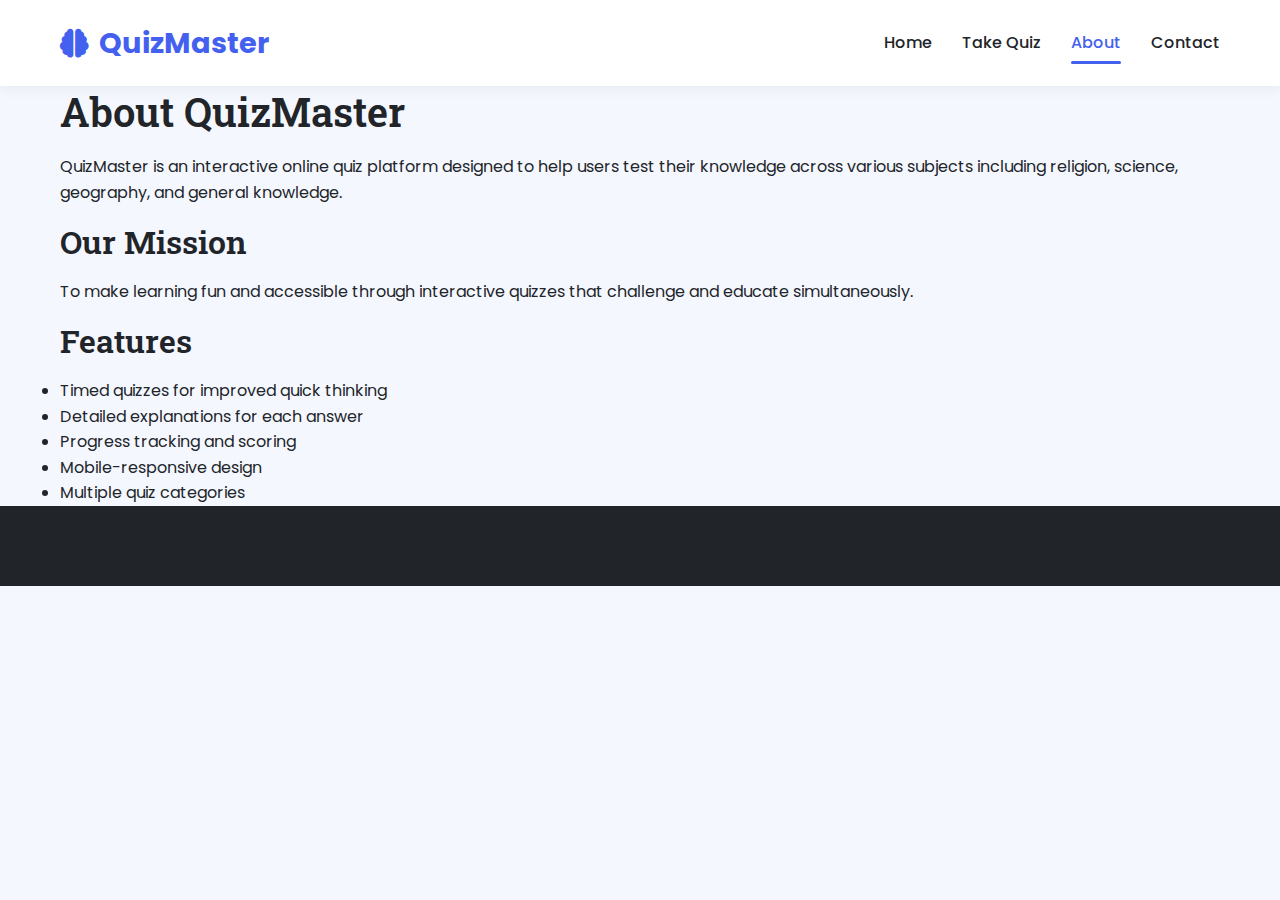
<file: about.html>
<!DOCTYPE html>
<html lang="en">
<head>
    <meta charset="UTF-8">
    <meta name="viewport" content="width=device-width, initial-scale=1.0">
    <title>About - QuizMaster</title>
    <link rel="stylesheet" href="css/style.css">
    <link rel="stylesheet" href="https://cdnjs.cloudflare.com/ajax/libs/font-awesome/6.4.0/css/all.min.css">
    <link href="https://fonts.googleapis.com/css2?family=Poppins:wght@300;400;500;600;700&family=Roboto+Slab:wght@400;500;600&display=swap" rel="stylesheet">
</head>
<body>
    <nav class="navbar">
        <div class="container">
            <a href="index.html" class="logo">
                <i class="fas fa-brain"></i> QuizMaster
            </a>
            <div class="nav-links">
                <a href="index.html">Home</a>
                <a href="Quiz.html">Take Quiz</a>
                <a href="about.html" class="active">About</a>
                <a href="contact.html">Contact</a>
            </div>
            <button class="menu-toggle">
                <i class="fas fa-bars"></i>
            </button>
        </div>
    </nav>

    <main class="container">
        <div class="page-content">
            <h1>About QuizMaster</h1>
            <p>QuizMaster is an interactive online quiz platform designed to help users test their knowledge across various subjects including religion, science, geography, and general knowledge.</p>
            
            <h2>Our Mission</h2>
            <p>To make learning fun and accessible through interactive quizzes that challenge and educate simultaneously.</p>
            
            <h2>Features</h2>
            <ul>
                <li>Timed quizzes for improved quick thinking</li>
                <li>Detailed explanations for each answer</li>
                <li>Progress tracking and scoring</li>
                <li>Mobile-responsive design</li>
                <li>Multiple quiz categories</li>
            </ul>
        </div>
    </main>

    <footer class="footer">
        <!-- Same footer as index.html -->
    </footer>
    
    <script src="js/script.js"></script>
</body>
</html>
</file>
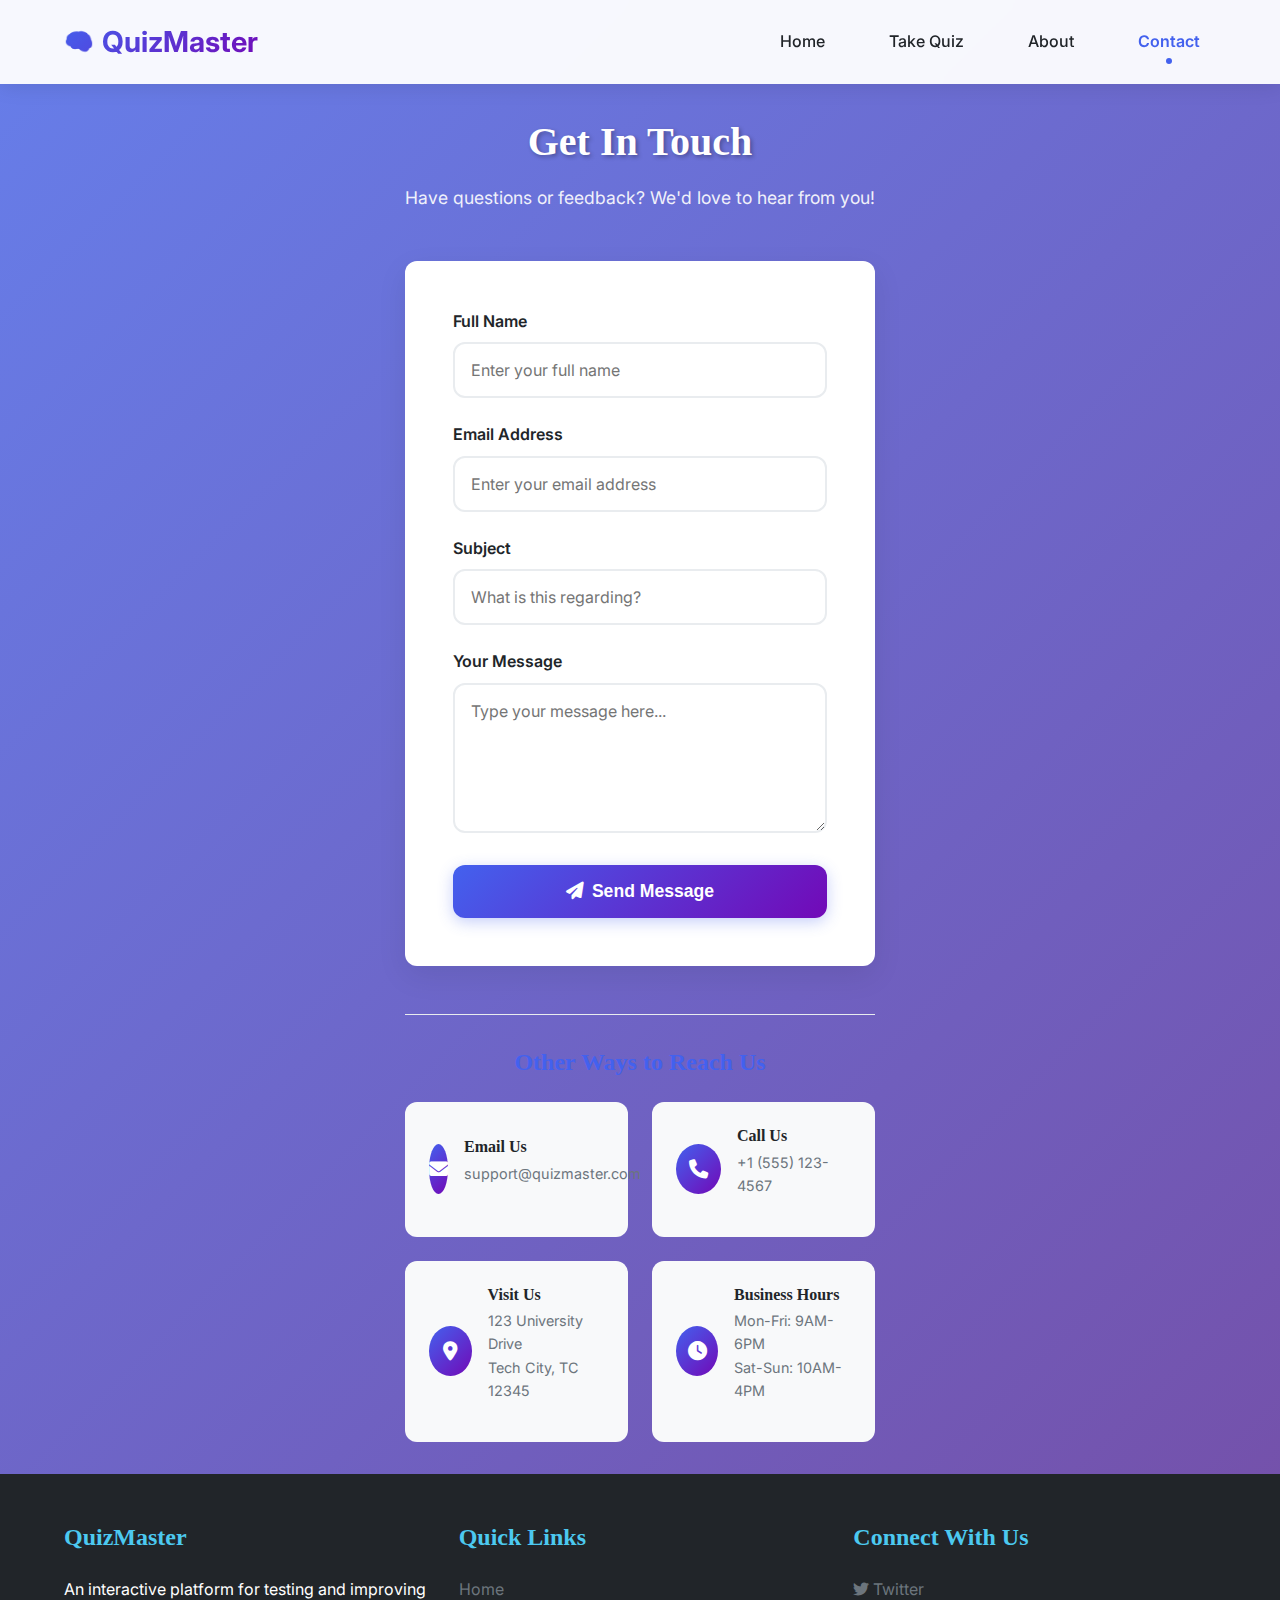
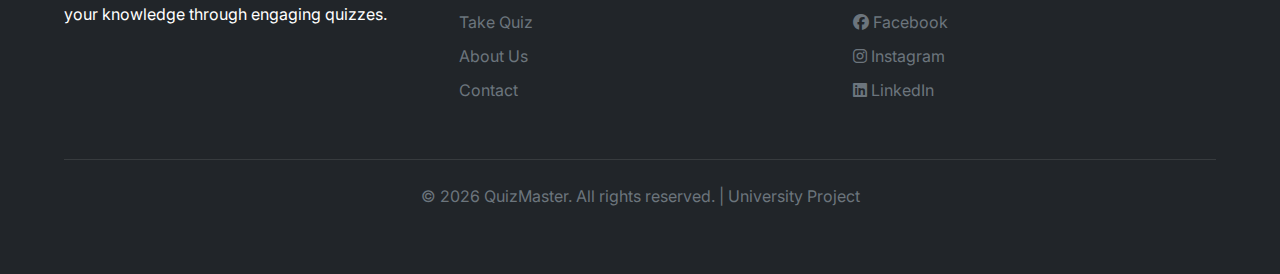
<file: contact.html>
<!DOCTYPE html>
<html lang="en">
<head>
  <meta charset="UTF-8">
  <meta name="viewport" content="width=device-width, initial-scale=1.0">
  <title>Contact Us | QuizMaster</title>
  <link rel="stylesheet" href="css/style.css">
  <link rel="preconnect" href="https://fonts.googleapis.com">
  <link rel="preconnect" href="https://fonts.gstatic.com" crossorigin>
  <link href="https://fonts.googleapis.com/css2?family=Inter:wght@300;400;500;600;700;800&display=swap" rel="stylesheet">
  <link rel="stylesheet" href="https://cdnjs.cloudflare.com/ajax/libs/font-awesome/6.4.0/css/all.min.css">
  <style>
    /* Contact Page Specific Styles */
    :root {
      --primary: #4361ee;
      --primary-dark: #3a56d4;
      --secondary: #7209b7;
      --success: #4cc9f0;
      --danger: #f72585;
      --light: #f8f9fa;
      --dark: #212529;
      --gray: #6c757d;
      --gray-light: #e9ecef;
      --border-radius: 12px;
      --box-shadow: 0 10px 30px rgba(0, 0, 0, 0.08);
      --transition: all 0.3s ease;
    }

    * {
      margin: 0;
      padding: 0;
      box-sizing: border-box;
    }

    body {
      font-family: 'Inter', -apple-system, BlinkMacSystemFont, sans-serif;
      line-height: 1.6;
      color: var(--dark);
      background: linear-gradient(135deg, #667eea 0%, #764ba2 100%);
      min-height: 100vh;
      display: flex;
      flex-direction: column;
    }

    /* Navigation */
    .navbar {
      background: rgba(255, 255, 255, 0.95);
      backdrop-filter: blur(10px);
      padding: 1.2rem 5%;
      display: flex;
      justify-content: space-between;
      align-items: center;
      box-shadow: 0 2px 20px rgba(0, 0, 0, 0.1);
      position: sticky;
      top: 0;
      z-index: 1000;
    }

    .logo {
      font-size: 1.8rem;
      font-weight: 700;
      background: linear-gradient(135deg, var(--primary), var(--secondary));
      -webkit-background-clip: text;
      -webkit-text-fill-color: transparent;
      display: flex;
      align-items: center;
      gap: 0.5rem;
    }

    .logo::before {
      content: "🧠";
      font-size: 1.5rem;
    }

    .navbar ul {
      display: flex;
      gap: 2rem;
      list-style: none;
    }

    .navbar a {
      text-decoration: none;
      color: var(--dark);
      font-weight: 500;
      padding: 0.5rem 1rem;
      border-radius: var(--border-radius);
      transition: var(--transition);
      position: relative;
    }

    .navbar a:hover {
      color: var(--primary);
      background: var(--gray-light);
    }

    .navbar a.active {
      color: var(--primary);
      font-weight: 600;
    }

    .navbar a.active::after {
      content: '';
      position: absolute;
      bottom: -5px;
      left: 50%;
      transform: translateX(-50%);
      width: 6px;
      height: 6px;
      background: var(--primary);
      border-radius: 50%;
    }

    /* Contact Page */
    .contact-container {
      max-width: 800px;
      margin: 2rem auto;
      padding: 0 5%;
      flex: 1;
    }

    .contact-header {
      text-align: center;
      margin-bottom: 3rem;
      color: white;
    }

    .contact-header h1 {
      font-size: 2.5rem;
      margin-bottom: 1rem;
      text-shadow: 2px 2px 4px rgba(0, 0, 0, 0.3);
    }

    .contact-header p {
      font-size: 1.1rem;
      opacity: 0.9;
    }

    .contact-form {
      background: white;
      border-radius: var(--border-radius);
      padding: 3rem;
      box-shadow: var(--box-shadow);
      margin-bottom: 3rem;
    }

    .form-group {
      margin-bottom: 1.5rem;
    }

    .form-group label {
      display: block;
      margin-bottom: 0.5rem;
      font-weight: 600;
      color: var(--dark);
    }

    .form-group input,
    .form-group textarea {
      width: 100%;
      padding: 1rem;
      border: 2px solid var(--gray-light);
      border-radius: var(--border-radius);
      font-family: 'Inter', sans-serif;
      font-size: 1rem;
      transition: var(--transition);
    }

    .form-group input:focus,
    .form-group textarea:focus {
      outline: none;
      border-color: var(--primary);
      box-shadow: 0 0 0 3px rgba(67, 97, 238, 0.1);
    }

    .form-group textarea {
      min-height: 150px;
      resize: vertical;
    }

    .btn {
      display: inline-flex;
      align-items: center;
      gap: 0.5rem;
      padding: 1rem 2.5rem;
      font-size: 1.1rem;
      font-weight: 600;
      text-decoration: none;
      border-radius: var(--border-radius);
      transition: var(--transition);
      border: none;
      cursor: pointer;
      position: relative;
      overflow: hidden;
    }

    .btn-primary {
      background: linear-gradient(135deg, var(--primary), var(--secondary));
      color: white;
      box-shadow: 0 4px 15px rgba(67, 97, 238, 0.3);
      width: 100%;
      justify-content: center;
    }

    .btn-primary:hover {
      transform: translateY(-2px);
      box-shadow: 0 6px 20px rgba(67, 97, 238, 0.4);
    }

    .btn-primary:active {
      transform: translateY(0);
    }

    /* Contact Info */
    .contact-info {
      margin-top: 3rem;
      padding-top: 2rem;
      border-top: 1px solid var(--gray-light);
    }

    .contact-info h3 {
      margin-bottom: 1.5rem;
      color: var(--primary);
      text-align: center;
    }

    .info-grid {
      display: grid;
      grid-template-columns: repeat(auto-fit, minmax(200px, 1fr));
      gap: 1.5rem;
    }

    .info-item {
      display: flex;
      align-items: center;
      gap: 1rem;
      padding: 1.5rem;
      background: var(--light);
      border-radius: var(--border-radius);
      transition: var(--transition);
    }

    .info-item:hover {
      transform: translateY(-5px);
      box-shadow: 0 5px 15px rgba(0, 0, 0, 0.1);
    }

    .info-icon {
      width: 50px;
      height: 50px;
      background: linear-gradient(135deg, var(--primary), var(--secondary));
      border-radius: 50%;
      display: flex;
      align-items: center;
      justify-content: center;
      font-size: 1.2rem;
      color: white;
    }

    .info-content h4 {
      margin-bottom: 0.25rem;
      color: var(--dark);
    }

    .info-content p {
      color: var(--gray);
      font-size: 0.9rem;
    }

    /* Footer */
    footer {
      background: var(--dark);
      color: white;
      padding: 3rem 5%;
      margin-top: auto;
    }

    .footer-content {
      display: grid;
      grid-template-columns: repeat(auto-fit, minmax(250px, 1fr));
      gap: 2rem;
      max-width: 1200px;
      margin: 0 auto;
    }

    .footer-section h3 {
      margin-bottom: 1.5rem;
      color: var(--success);
    }

    .footer-links {
      list-style: none;
    }

    .footer-links a {
      color: var(--gray);
      text-decoration: none;
      transition: var(--transition);
      display: block;
      margin-bottom: 0.5rem;
    }

    .footer-links a:hover {
      color: white;
      transform: translateX(5px);
    }

    .copyright {
      text-align: center;
      margin-top: 3rem;
      padding-top: 1.5rem;
      border-top: 1px solid rgba(255, 255, 255, 0.1);
      color: var(--gray);
    }

    /* Responsive Design */
    @media (max-width: 768px) {
      .navbar {
        flex-direction: column;
        gap: 1rem;
        padding: 1rem;
      }
      
      .navbar ul {
        gap: 1rem;
      }
      
      .contact-header h1 {
        font-size: 2rem;
      }
      
      .contact-form {
        padding: 2rem;
      }
      
      .info-grid {
        grid-template-columns: 1fr;
      }
    }

    /* Animations */
    @keyframes fadeIn {
      from {
        opacity: 0;
        transform: translateY(20px);
      }
      to {
        opacity: 1;
        transform: translateY(0);
      }
    }

    .fade-in {
      animation: fadeIn 0.5s ease forwards;
    }

    /* Loading Animation */
    .loading {
      display: inline-block;
      width: 20px;
      height: 20px;
      border: 3px solid rgba(255, 255, 255, 0.3);
      border-radius: 50%;
      border-top-color: white;
      animation: spin 1s ease-in-out infinite;
    }

    @keyframes spin {
      to { transform: rotate(360deg); }
    }

    /* Success Message */
    .success-message {
      background: #d4edda;
      color: #155724;
      padding: 1rem;
      border-radius: var(--border-radius);
      margin-top: 1rem;
      text-align: center;
      display: none;
      animation: fadeIn 0.5s ease;
    }

    .success-message.show {
      display: block;
    }
  </style>
</head>
<body>
  <!-- Navigation -->
  <nav class="navbar">
    <div class="logo">
      <span>QuizMaster</span>
    </div>
    <ul>
      <li><a href="index.html">Home</a></li>
      <li><a href="Quiz.html">Take Quiz</a></li>
      <li><a href="about.html">About</a></li>
      <li><a href="contact.html" class="active">Contact</a></li>
    </ul>
  </nav>

  <!-- Contact Page -->
  <div class="contact-container">
    <div class="contact-header fade-in">
      <h1>Get In Touch</h1>
      <p>Have questions or feedback? We'd love to hear from you!</p>
    </div>

    <div class="contact-form fade-in">
      <form id="contactForm">
        <div class="form-group">
          <label for="name">Full Name</label>
          <input type="text" id="name" placeholder="Enter your full name" required>
        </div>
        
        <div class="form-group">
          <label for="email">Email Address</label>
          <input type="email" id="email" placeholder="Enter your email address" required>
        </div>
        
        <div class="form-group">
          <label for="subject">Subject</label>
          <input type="text" id="subject" placeholder="What is this regarding?" required>
        </div>
        
        <div class="form-group">
          <label for="message">Your Message</label>
          <textarea id="message" placeholder="Type your message here..." required></textarea>
        </div>
        
        <button type="submit" class="btn btn-primary">
          <i class="fas fa-paper-plane"></i> Send Message
        </button>
        
        <div id="successMessage" class="success-message">
          <i class="fas fa-check-circle"></i> Message sent successfully! We'll get back to you soon.
        </div>
      </form>
    </div>

    <div class="contact-info fade-in">
      <h3>Other Ways to Reach Us</h3>
      <div class="info-grid">
        <div class="info-item">
          <div class="info-icon">
            <i class="fas fa-envelope"></i>
          </div>
          <div class="info-content">
            <h4>Email Us</h4>
            <p>support@quizmaster.com</p>
          </div>
        </div>
        
        <div class="info-item">
          <div class="info-icon">
            <i class="fas fa-phone"></i>
          </div>
          <div class="info-content">
            <h4>Call Us</h4>
            <p>+1 (555) 123-4567</p>
          </div>
        </div>
        
        <div class="info-item">
          <div class="info-icon">
            <i class="fas fa-map-marker-alt"></i>
          </div>
          <div class="info-content">
            <h4>Visit Us</h4>
            <p>123 University Drive<br>Tech City, TC 12345</p>
          </div>
        </div>
        
        <div class="info-item">
          <div class="info-icon">
            <i class="fas fa-clock"></i>
          </div>
          <div class="info-content">
            <h4>Business Hours</h4>
            <p>Mon-Fri: 9AM-6PM<br>Sat-Sun: 10AM-4PM</p>
          </div>
        </div>
      </div>
    </div>
  </div>

  <!-- Footer -->
  <footer>
    <div class="footer-content">
      <div class="footer-section">
        <h3>QuizMaster</h3>
        <p>An interactive platform for testing and improving your knowledge through engaging quizzes.</p>
      </div>
      <div class="footer-section">
        <h3>Quick Links</h3>
        <ul class="footer-links">
          <li><a href="index.html">Home</a></li>
          <li><a href="Quiz.html">Take Quiz</a></li>
          <li><a href="about.html">About Us</a></li>
          <li><a href="contact.html">Contact</a></li>
        </ul>
      </div>
      <div class="footer-section">
        <h3>Connect With Us</h3>
        <ul class="footer-links">
          <li><a href="#"><i class="fab fa-twitter"></i> Twitter</a></li>
          <li><a href="#"><i class="fab fa-facebook"></i> Facebook</a></li>
          <li><a href="#"><i class="fab fa-instagram"></i> Instagram</a></li>
          <li><a href="#"><i class="fab fa-linkedin"></i> LinkedIn</a></li>
        </ul>
      </div>
    </div>
    <div class="copyright">
      <p>© 2026 QuizMaster. All rights reserved. | University Project</p>
    </div>
  </footer>

  <script>
    // Contact Form Handling
    document.addEventListener('DOMContentLoaded', function() {
      const contactForm = document.getElementById('contactForm');
      const successMessage = document.getElementById('successMessage');
      const submitBtn = contactForm.querySelector('button[type="submit"]');
      
      contactForm.addEventListener('submit', async function(e) {
        e.preventDefault();
        
        // Get form data
        const formData = {
          name: document.getElementById('name').value,
          email: document.getElementById('email').value,
          subject: document.getElementById('subject').value,
          message: document.getElementById('message').value
        };
        
        // Validate form
        if (!formData.name || !formData.email || !formData.subject || !formData.message) {
          alert('Please fill in all fields');
          return;
        }
        
        // Show loading state
        const originalText = submitBtn.innerHTML;
        submitBtn.innerHTML = '<span class="loading"></span> Sending...';
        submitBtn.disabled = true;
        
        // Simulate API call (replace with actual API call in production)
        try {
          await new Promise(resolve => setTimeout(resolve, 1500));
          
          // Show success message
          successMessage.classList.add('show');
          
          // Reset form
          contactForm.reset();
          
          // Hide success message after 5 seconds
          setTimeout(() => {
            successMessage.classList.remove('show');
          }, 5000);
          
        } catch (error) {
          alert('Error sending message. Please try again.');
          console.error('Form submission error:', error);
        } finally {
          // Reset button
          submitBtn.innerHTML = originalText;
          submitBtn.disabled = false;
        }
      });
      
      // Add input animations
      const inputs = contactForm.querySelectorAll('input, textarea');
      inputs.forEach(input => {
        input.addEventListener('focus', function() {
          this.parentElement.classList.add('focused');
        });
        
        input.addEventListener('blur', function() {
          if (!this.value) {
            this.parentElement.classList.remove('focused');
          }
        });
      });
      
      // Set active nav link
      const currentPage = window.location.pathname.split('/').pop();
      const navLinks = document.querySelectorAll('.navbar a');
      
      navLinks.forEach(link => {
        if (link.getAttribute('href') === currentPage) {
          link.classList.add('active');
        } else {
          link.classList.remove('active');
        }
      });
    });
  </script>
</body>
</html>
</file>
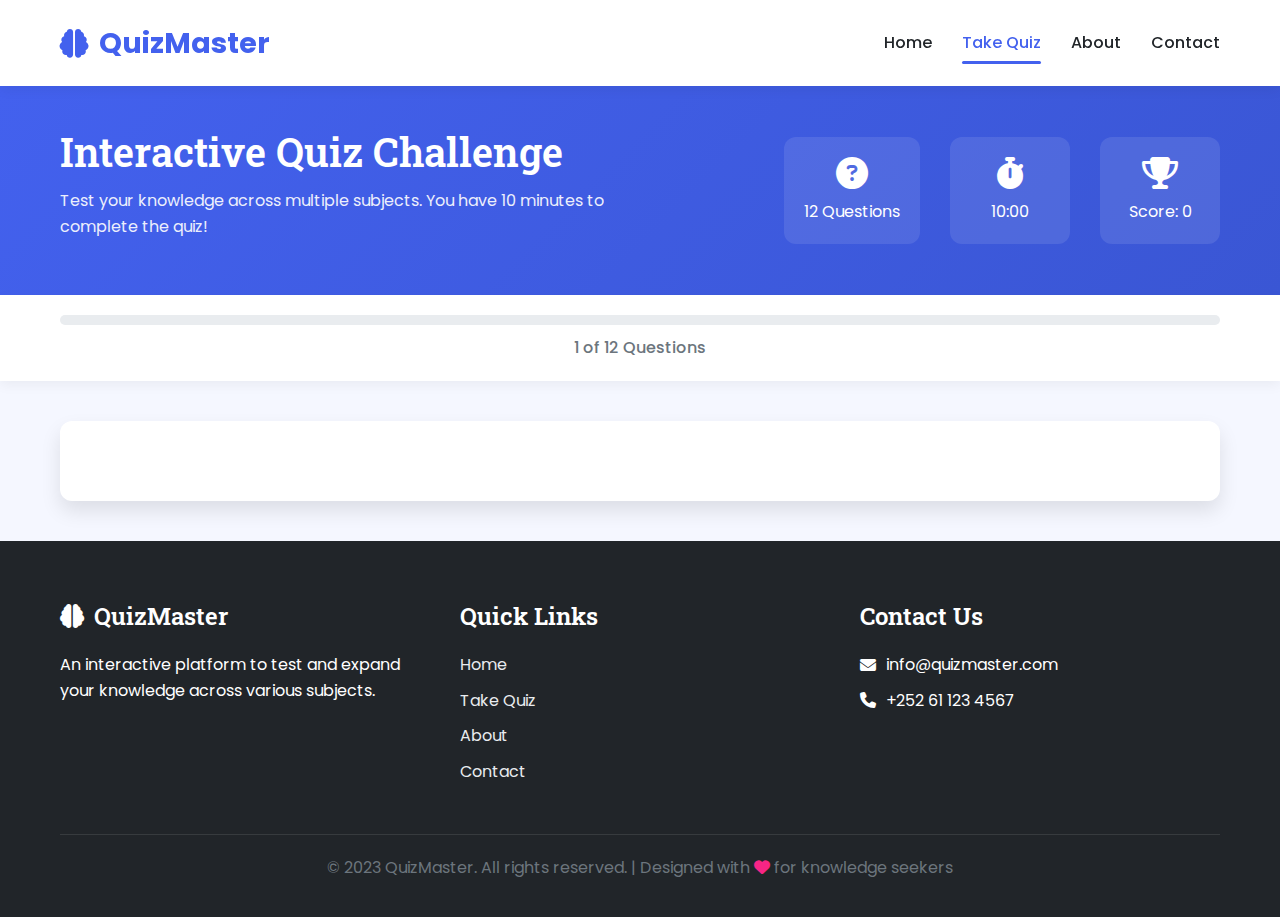
<file: Quiz.html>
<!DOCTYPE html>
<html lang="en">
<head>
    <meta charset="UTF-8">
    <meta name="viewport" content="width=device-width, initial-scale=1.0">
    <title>QuizMaster - Test Your Knowledge</title>
    <link rel="stylesheet" href="css/style.css">
    <link rel="stylesheet" href="https://cdnjs.cloudflare.com/ajax/libs/font-awesome/6.4.0/css/all.min.css">
    <link href="https://fonts.googleapis.com/css2?family=Poppins:wght@300;400;500;600;700&family=Roboto+Slab:wght@400;500;600&display=swap" rel="stylesheet">
    <link rel="icon" type="image/x-icon" href="assets/icons/quiz-icon.png">
</head>
<body>
    <!-- Navigation -->
    <nav class="navbar">
        <div class="container">
            <a href="index.html" class="logo">
                <i class="fas fa-brain"></i> QuizMaster
            </a>
            <div class="nav-links">
                <a href="index.html">Home</a>
                <a href="Quiz.html" class="active">Take Quiz</a>
                <a href="about.html">About</a>
                <a href="contact.html">Contact</a>
            </div>
            <button class="menu-toggle">
                <i class="fas fa-bars"></i>
            </button>
        </div>
    </nav>

    <!-- Quiz Header -->
    <header class="quiz-header">
        <div class="container">
            <div class="quiz-info">
                <h1>Interactive Quiz Challenge</h1>
                <p>Test your knowledge across multiple subjects. You have 10 minutes to complete the quiz!</p>
            </div>
            <div class="quiz-stats">
                <div class="stat">
                    <i class="fas fa-question-circle"></i>
                    <span id="total-questions">12 Questions</span>
                </div>
                <div class="stat">
                    <i class="fas fa-stopwatch"></i>
                    <span id="timer">10:00</span>
                </div>
                <div class="stat">
                    <i class="fas fa-trophy"></i>
                    <span id="score">Score: 0</span>
                </div>
            </div>
        </div>
    </header>

    <!-- Progress Bar -->
    <div class="progress-container">
        <div class="container">
            <div class="progress-bar">
                <div class="progress-fill" id="progress-fill"></div>
            </div>
            <div class="progress-text">
                <span id="current-question">1</span> of <span id="total-questions-text">12</span> Questions
            </div>
        </div>
    </div>

    <!-- Quiz Container -->
    <main class="container">
        <div id="quiz-container">
            <!-- Quiz content will be loaded by JavaScript -->
        </div>
    </main>

    <!-- Footer -->
    <footer class="footer">
        <div class="container">
            <div class="footer-content">
                <div class="footer-section">
                    <h3><i class="fas fa-brain"></i> QuizMaster</h3>
                    <p>An interactive platform to test and expand your knowledge across various subjects.</p>
                </div>
                <div class="footer-section">
                    <h3>Quick Links</h3>
                    <a href="index.html">Home</a>
                    <a href="Quiz.html">Take Quiz</a>
                    <a href="about.html">About</a>
                    <a href="contact.html">Contact</a>
                </div>
                <div class="footer-section">
                    <h3>Contact Us</h3>
                    <p><i class="fas fa-envelope"></i> info@quizmaster.com</p>
                    <p><i class="fas fa-phone"></i> +252 61 123 4567</p>
                </div>
            </div>
            <div class="footer-bottom">
                <p>&copy; 2023 QuizMaster. All rights reserved. | Designed with <i class="fas fa-heart"></i> for knowledge seekers</p>
            </div>
        </div>
    </footer>

    <script src="js/script.js"></script>
</body>
</html>
</file>
<file: css/style.css>
/* CSS Reset & Base Styles */
* {
    margin: 0;
    padding: 0;
    box-sizing: border-box;
}

:root {
    --primary: #4361ee;
    --primary-dark: #3a56d4;
    --secondary: #f72585;
    --accent: #4cc9f0;
    --success: #4ade80;
    --warning: #f59e0b;
    --danger: #ef4444;
    --light: #f8f9fa;
    --dark: #212529;
    --gray: #6c757d;
    --gray-light: #e9ecef;
    --border-radius: 12px;
    --box-shadow: 0 10px 20px rgba(0, 0, 0, 0.1);
    --transition: all 0.3s ease;
}

body {
    font-family: 'Poppins', sans-serif;
    line-height: 1.6;
    color: var(--dark);
    background-color: #f5f7ff;
}

.container {
    width: 100%;
    max-width: 1200px;
    margin: 0 auto;
    padding: 0 20px;
}

/* Typography */
h1, h2, h3, h4 {
    font-family: 'Roboto Slab', serif;
    font-weight: 600;
    line-height: 1.3;
}

h1 {
    font-size: 2.5rem;
    margin-bottom: 1rem;
}

h2 {
    font-size: 2rem;
    margin-bottom: 1rem;
}

h3 {
    font-size: 1.5rem;
    margin-bottom: 0.75rem;
}

p {
    margin-bottom: 1rem;
}

.highlight {
    color: var(--primary);
}

/* Buttons */
.btn {
    display: inline-flex;
    align-items: center;
    justify-content: center;
    padding: 12px 24px;
    border-radius: var(--border-radius);
    font-weight: 500;
    text-decoration: none;
    transition: var(--transition);
    cursor: pointer;
    border: none;
    font-family: 'Poppins', sans-serif;
    font-size: 1rem;
    gap: 8px;
}

.btn-primary {
    background-color: var(--primary);
    color: white;
}

.btn-primary:hover {
    background-color: var(--primary-dark);
    transform: translateY(-2px);
    box-shadow: var(--box-shadow);
}

.btn-secondary {
    background-color: var(--light);
    color: var(--dark);
    border: 1px solid var(--gray-light);
}

.btn-secondary:hover {
    background-color: var(--gray-light);
    transform: translateY(-2px);
}

.btn-outline {
    background-color: transparent;
    color: white;
    border: 2px solid white;
}

.btn-outline:hover {
    background-color: white;
    color: var(--primary);
}

/* Navigation */
.navbar {
    background-color: white;
    box-shadow: 0 4px 12px rgba(0, 0, 0, 0.05);
    position: sticky;
    top: 0;
    z-index: 1000;
}

.navbar .container {
    display: flex;
    justify-content: space-between;
    align-items: center;
    padding: 20px;
}

.logo {
    font-size: 1.8rem;
    font-weight: 700;
    color: var(--primary);
    text-decoration: none;
    display: flex;
    align-items: center;
    gap: 10px;
}

.nav-links {
    display: flex;
    gap: 30px;
}

.nav-links a {
    text-decoration: none;
    color: var(--dark);
    font-weight: 500;
    padding: 8px 0;
    position: relative;
    transition: var(--transition);
}

.nav-links a:hover,
.nav-links a.active {
    color: var(--primary);
}

.nav-links a.active::after {
    content: '';
    position: absolute;
    bottom: 0;
    left: 0;
    width: 100%;
    height: 3px;
    background-color: var(--primary);
    border-radius: 3px;
}

.menu-toggle {
    display: none;
    background: none;
    border: none;
    font-size: 1.5rem;
    color: var(--dark);
    cursor: pointer;
}

/* Hero Section */
.hero {
    padding: 80px 0;
    background: linear-gradient(135deg, #f5f7ff 0%, #e3e7ff 100%);
}

.hero .container {
    display: flex;
    align-items: center;
    gap: 60px;
}

.hero-content {
    flex: 1;
}

.hero-image {
    flex: 1;
    border-radius: var(--border-radius);
    overflow: hidden;
    box-shadow: var(--box-shadow);
}

.hero-image img {
    width: 100%;
    height: auto;
    display: block;
}

/* Categories */
.categories {
    padding: 80px 0;
}

.section-title {
    text-align: center;
    margin-bottom: 50px;
    position: relative;
}

.section-title::after {
    content: '';
    display: block;
    width: 80px;
    height: 4px;
    background-color: var(--primary);
    margin: 15px auto;
    border-radius: 2px;
}

.category-grid {
    display: grid;
    grid-template-columns: repeat(auto-fit, minmax(250px, 1fr));
    gap: 30px;
}

.category-card {
    padding: 30px;
    border-radius: var(--border-radius);
    color: white;
    display: flex;
    flex-direction: column;
    align-items: center;
    text-align: center;
    transition: var(--transition);
}

.category-card:hover {
    transform: translateY(-10px);
    box-shadow: 0 20px 40px rgba(0, 0, 0, 0.15);
}

.category-card i {
    font-size: 3rem;
    margin-bottom: 20px;
}

.category-card h3 {
    margin-bottom: 15px;
}

.category-card p {
    margin-bottom: 25px;
    opacity: 0.9;
}

/* Features */
.features {
    padding: 80px 0;
    background-color: white;
}

.features-grid {
    display: grid;
    grid-template-columns: repeat(auto-fit, minmax(250px, 1fr));
    gap: 40px;
}

.feature {
    text-align: center;
    padding: 30px;
    border-radius: var(--border-radius);
    transition: var(--transition);
}

.feature:hover {
    background-color: var(--light);
    transform: translateY(-5px);
}

.feature i {
    font-size: 2.5rem;
    color: var(--primary);
    margin-bottom: 20px;
}

/* Quiz Page Styles */
.quiz-header {
    padding: 40px 0;
    background: linear-gradient(135deg, var(--primary), var(--primary-dark));
    color: white;
}

.quiz-header .container {
    display: flex;
    justify-content: space-between;
    align-items: center;
    flex-wrap: wrap;
    gap: 30px;
}

.quiz-info h1 {
    color: white;
    margin-bottom: 10px;
}

.quiz-info p {
    opacity: 0.9;
    max-width: 600px;
}

.quiz-stats {
    display: flex;
    gap: 30px;
}

.stat {
    display: flex;
    flex-direction: column;
    align-items: center;
    background-color: rgba(255, 255, 255, 0.1);
    padding: 20px;
    border-radius: var(--border-radius);
    min-width: 120px;
}

.stat i {
    font-size: 2rem;
    margin-bottom: 10px;
}

.progress-container {
    background-color: white;
    padding: 20px 0;
    box-shadow: 0 4px 12px rgba(0, 0, 0, 0.05);
}

.progress-bar {
    height: 10px;
    background-color: var(--gray-light);
    border-radius: 5px;
    overflow: hidden;
    margin-bottom: 10px;
}

.progress-fill {
    height: 100%;
    background-color: var(--primary);
    width: 0%;
    transition: width 0.5s ease;
}

.progress-text {
    text-align: center;
    font-weight: 500;
    color: var(--gray);
}

/* Quiz Container */
#quiz-container {
    background-color: white;
    border-radius: var(--border-radius);
    padding: 40px;
    margin: 40px 0;
    box-shadow: var(--box-shadow);
}

.quiz-question {
    margin-bottom: 30px;
}

.question-text {
    font-size: 1.5rem;
    font-weight: 600;
    margin-bottom: 25px;
    color: var(--dark);
}

.options-container {
    display: flex;
    flex-direction: column;
    gap: 15px;
    margin-bottom: 30px;
}

.option {
    display: flex;
    align-items: center;
    padding: 18px 20px;
    border: 2px solid var(--gray-light);
    border-radius: var(--border-radius);
    cursor: pointer;
    transition: var(--transition);
}

.option:hover {
    border-color: var(--primary);
    background-color: rgba(67, 97, 238, 0.05);
}

.option input {
    display: none;
}

.option label {
    display: flex;
    align-items: center;
    width: 100%;
    cursor: pointer;
    font-weight: 500;
}

.option-letter {
    display: flex;
    align-items: center;
    justify-content: center;
    width: 36px;
    height: 36px;
    background-color: var(--gray-light);
    border-radius: 50%;
    margin-right: 15px;
    font-weight: 600;
}

.option input:checked + label .option-letter {
    background-color: var(--primary);
    color: white;
}

.option input:checked + label {
    color: var(--primary);
}

.quiz-actions {
    display: flex;
    justify-content: space-between;
    align-items: center;
    margin-top: 30px;
    padding-top: 30px;
    border-top: 1px solid var(--gray-light);
}

.quiz-feedback {
    padding: 15px 20px;
    border-radius: var(--border-radius);
    margin: 20px 0;
    display: none;
}

.quiz-feedback.show {
    display: block;
    animation: fadeIn 0.5s;
}

.quiz-feedback.correct {
    background-color: rgba(76, 201, 240, 0.1);
    border-left: 4px solid var(--accent);
    color: #0c5460;
}

.quiz-feedback.incorrect {
    background-color: rgba(247, 37, 133, 0.1);
    border-left: 4px solid var(--secondary);
    color: #721c24;
}

@keyframes fadeIn {
    from { opacity: 0; }
    to { opacity: 1; }
}

/* Results Page */
.results-container {
    text-align: center;
    padding: 40px;
}

.score-display {
    margin: 40px 0;
}

.score-circle {
    position: relative;
    width: 200px;
    height: 200px;
    border-radius: 50%;
    margin: 0 auto;
    display: flex;
    align-items: center;
    justify-content: center;
    background: conic-gradient(var(--primary) 0% 0%, var(--gray-light) 0% 100%);
    transition: all 1s ease;
}

.score-circle::before {
    content: '';
    position: absolute;
    width: 170px;
    height: 170px;
    background-color: white;
    border-radius: 50%;
}

.score-text {
    position: relative;
    z-index: 1;
    display: flex;
    flex-direction: column;
    align-items: center;
}

.score-number {
    font-size: 2.5rem;
    font-weight: 700;
    color: var(--dark);
}

.score-percentage {
    font-size: 1.2rem;
    color: var(--gray);
}

.results-breakdown {
    margin: 40px 0;
    text-align: left;
}

.answers-list {
    max-height: 400px;
    overflow-y: auto;
    margin: 20px 0;
    padding-right: 10px;
}

.answer-item {
    padding: 20px;
    margin-bottom: 15px;
    border-radius: var(--border-radius);
    border-left: 4px solid var(--gray);
}

.answer-item.correct {
    background-color: rgba(76, 201, 240, 0.1);
    border-left-color: var(--accent);
}

.answer-item.incorrect {
    background-color: rgba(247, 37, 133, 0.1);
    border-left-color: var(--secondary);
}

.question-number {
    font-weight: 600;
    margin-bottom: 5px;
    color: var(--dark);
}

.question-text {
    margin-bottom: 10px;
    font-weight: 500;
}

.user-answer, .correct-answer {
    margin-bottom: 5px;
    font-size: 0.9rem;
}

.explanation {
    font-size: 0.9rem;
    color: var(--gray);
    margin-top: 10px;
    padding-top: 10px;
    border-top: 1px dashed var(--gray-light);
}

.results-actions {
    display: flex;
    justify-content: center;
    gap: 20px;
    margin-top: 40px;
    flex-wrap: wrap;
}

/* Footer */
.footer {
    background-color: var(--dark);
    color: white;
    padding: 60px 0 20px;
}

.footer-content {
    display: grid;
    grid-template-columns: repeat(auto-fit, minmax(250px, 1fr));
    gap: 40px;
    margin-bottom: 40px;
}

.footer-section h3 {
    color: white;
    margin-bottom: 20px;
    display: flex;
    align-items: center;
    gap: 10px;
}

.footer-section a {
    display: block;
    color: var(--gray-light);
    text-decoration: none;
    margin-bottom: 10px;
    transition: var(--transition);
}

.footer-section a:hover {
    color: white;
    padding-left: 5px;
}

.footer-section p {
    display: flex;
    align-items: center;
    gap: 10px;
    margin-bottom: 10px;
}

.footer-bottom {
    text-align: center;
    padding-top: 20px;
    border-top: 1px solid rgba(255, 255, 255, 0.1);
    color: var(--gray);
}

.footer-bottom i.fa-heart {
    color: var(--secondary);
}

/* Responsive Design */
@media (max-width: 992px) {
    .hero .container {
        flex-direction: column;
        text-align: center;
    }
    
    .quiz-header .container {
        flex-direction: column;
        text-align: center;
    }
    
    .quiz-stats {
        width: 100%;
        justify-content: center;
    }
}

@media (max-width: 768px) {
    h1 {
        font-size: 2rem;
    }
    
    h2 {
        font-size: 1.75rem;
    }
    
    .menu-toggle {
        display: block;
    }
    
    .nav-links {
        position: fixed;
        top: 80px;
        left: 0;
        width: 100%;
        background-color: white;
        flex-direction: column;
        padding: 20px;
        box-shadow: 0 10px 20px rgba(0, 0, 0, 0.1);
        transform: translateY(-100%);
        opacity: 0;
        visibility: hidden;
        transition: var(--transition);
        z-index: 999;
    }
    
    .nav-links.active {
        transform: translateY(0);
        opacity: 1;
        visibility: visible;
    }
    
    .quiz-actions {
        flex-direction: column;
        gap: 20px;
    }
    
    .results-actions {
        flex-direction: column;
    }
    
    .results-actions .btn {
        width: 100%;
    }
}

@media (max-width: 480px) {
    .container {
        padding: 0 15px;
    }
    
    #quiz-container {
        padding: 20px;
    }
    
    .stat {
        min-width: 100px;
        padding: 15px;
    }
    
    .score-circle {
        width: 150px;
        height: 150px;
    }
    
    .score-circle::before {
        width: 130px;
        height: 130px;
    }
    
    .score-number {
        font-size: 2rem;
    }
}
</file>
